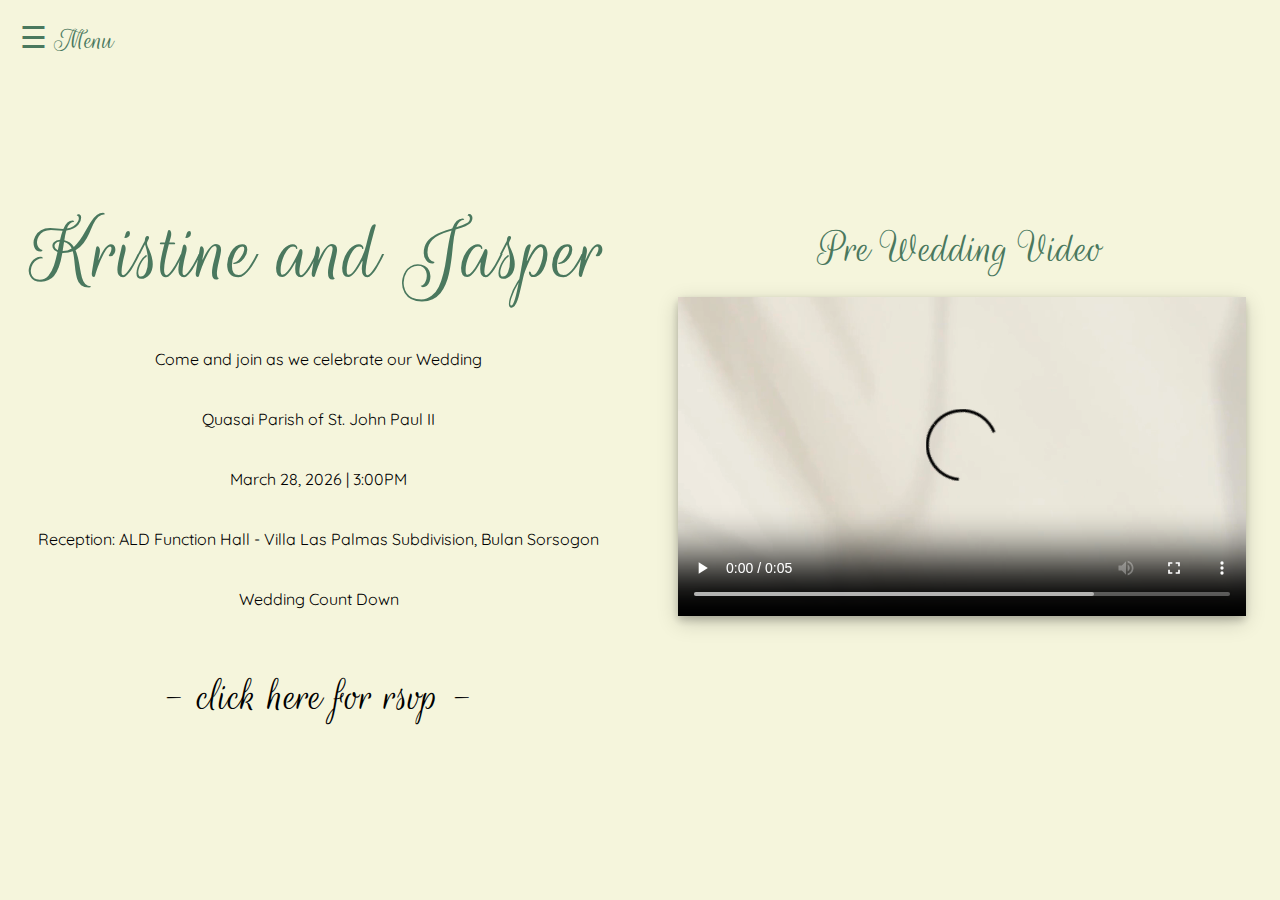
<file: index.html>
<!DOCTYPE html>
<html lang="en">

<head>
    <meta charset="UTF-8">
    <meta name="viewport" content="width=device-width, initial-scale=1.0">
    <link rel="stylesheet" type="text/css" href="stylesheet/index.css">
    <link rel="preconnect" href="https://fonts.googleapis.com">
    <link rel="preconnect" href="https://fonts.gstatic.com" crossorigin>

    <link
        href="https://fonts.googleapis.com/css2?family=Lavishly+Yours&family=Quicksand:wght@300..700&family=Rouge+Script&display=swap"
        rel="stylesheet">
    <link rel="stylesheet" href="https://cdnjs.cloudflare.com/ajax/libs/font-awesome/4.7.0/css/font-awesome.min.css">
    <title>Kristine and Jasper Wedding</title>

</head>

<body>
  
    <div class="invitation">
        <div id="myNav" class="overlay">
            <a href="javascript:void(0)" class="closebtn" onclick="closeNav()">&times;</a>
            <div class="overlay-content">
                <a href="index.html">Home</a>
                <a href="https://docs.google.com/forms/d/192xzqNTB-b5dqZkiwqngSy6YPKQJ3kmUooG41Qf8ShU/edit" alt="_blank">RSVP</a>
                <a href="OurStory.html">Our Story</a>
                <a href="church.html">Church & Event Place</a>
               
            </div>
        </div>
        <span id="menu" style="font-size:30px;cursor:pointer" onclick="openNav()">&#9776; Menu</span>
  
       

        <div class="groombride">
       <p id="name">Kristine and Jasper</p>
            <div class="paragraph">

                <p> Come and join as we celebrate our Wedding</p>
                <p>Quasai Parish of St. John Paul II</p>
                <p>March 28, 2026 | 3:00PM</p>
                <p>Reception: ALD Function Hall - Villa Las Palmas Subdivision, Bulan Sorsogon</p>
                <p>Wedding Count Down</p>
                <p id="demo"></p>


            </div>
            <div class="rsvp">
         
                   <a href="https://docs.google.com/forms/d/192xzqNTB-b5dqZkiwqngSy6YPKQJ3kmUooG41Qf8ShU/edit" target="_blank"> - click here for rsvp -</a>  


            </div>
        </div>

        <div class="wedimg">

            <div class="video">

                <h1> Pre Wedding Video </h1>
                <video width="100%" controls>
                    <source src="Jasper & Kristine.mp4" type="video/mp4">
                </video>
            </div>

        </div>
    </div>


    <script>

        function openNav() {
            document.getElementById("myNav").style.width = "100%";
        }

        function closeNav() {
            document.getElementById("myNav").style.width = "0%";
        }



        // Set the date we're counting down to
        var countDownDate = new Date("Mar 26, 2026 15:00:00").getTime();

        // Update the count down every 1 second
        var x = setInterval(function () {

            // Get today's date and time
            var now = new Date().getTime();

            // Find the distance between now and the count down date
            var distance = countDownDate - now;

            // Time calculations for days, hours, minutes and seconds
            var days = Math.floor(distance / (1000 * 60 * 60 * 24));
            var hours = Math.floor((distance % (1000 * 60 * 60 * 24)) / (1000 * 60 * 60));
            var minutes = Math.floor((distance % (1000 * 60 * 60)) / (1000 * 60));
            var seconds = Math.floor((distance % (1000 * 60)) / 1000);

            // Output the result in an element with id="demo"
            document.getElementById("demo").innerHTML =  days + " Days, " + hours + " Hours : "
                + minutes + " Minutes : " + seconds + " Seconds ";

            // If the count down is over, write some text 
            if (distance < 0) {
                clearInterval(x);
                document.getElementById("demo").innerHTML = "EXPIRED";
            }
        }, 1000);
    </script>





</body>

</html>
</file>
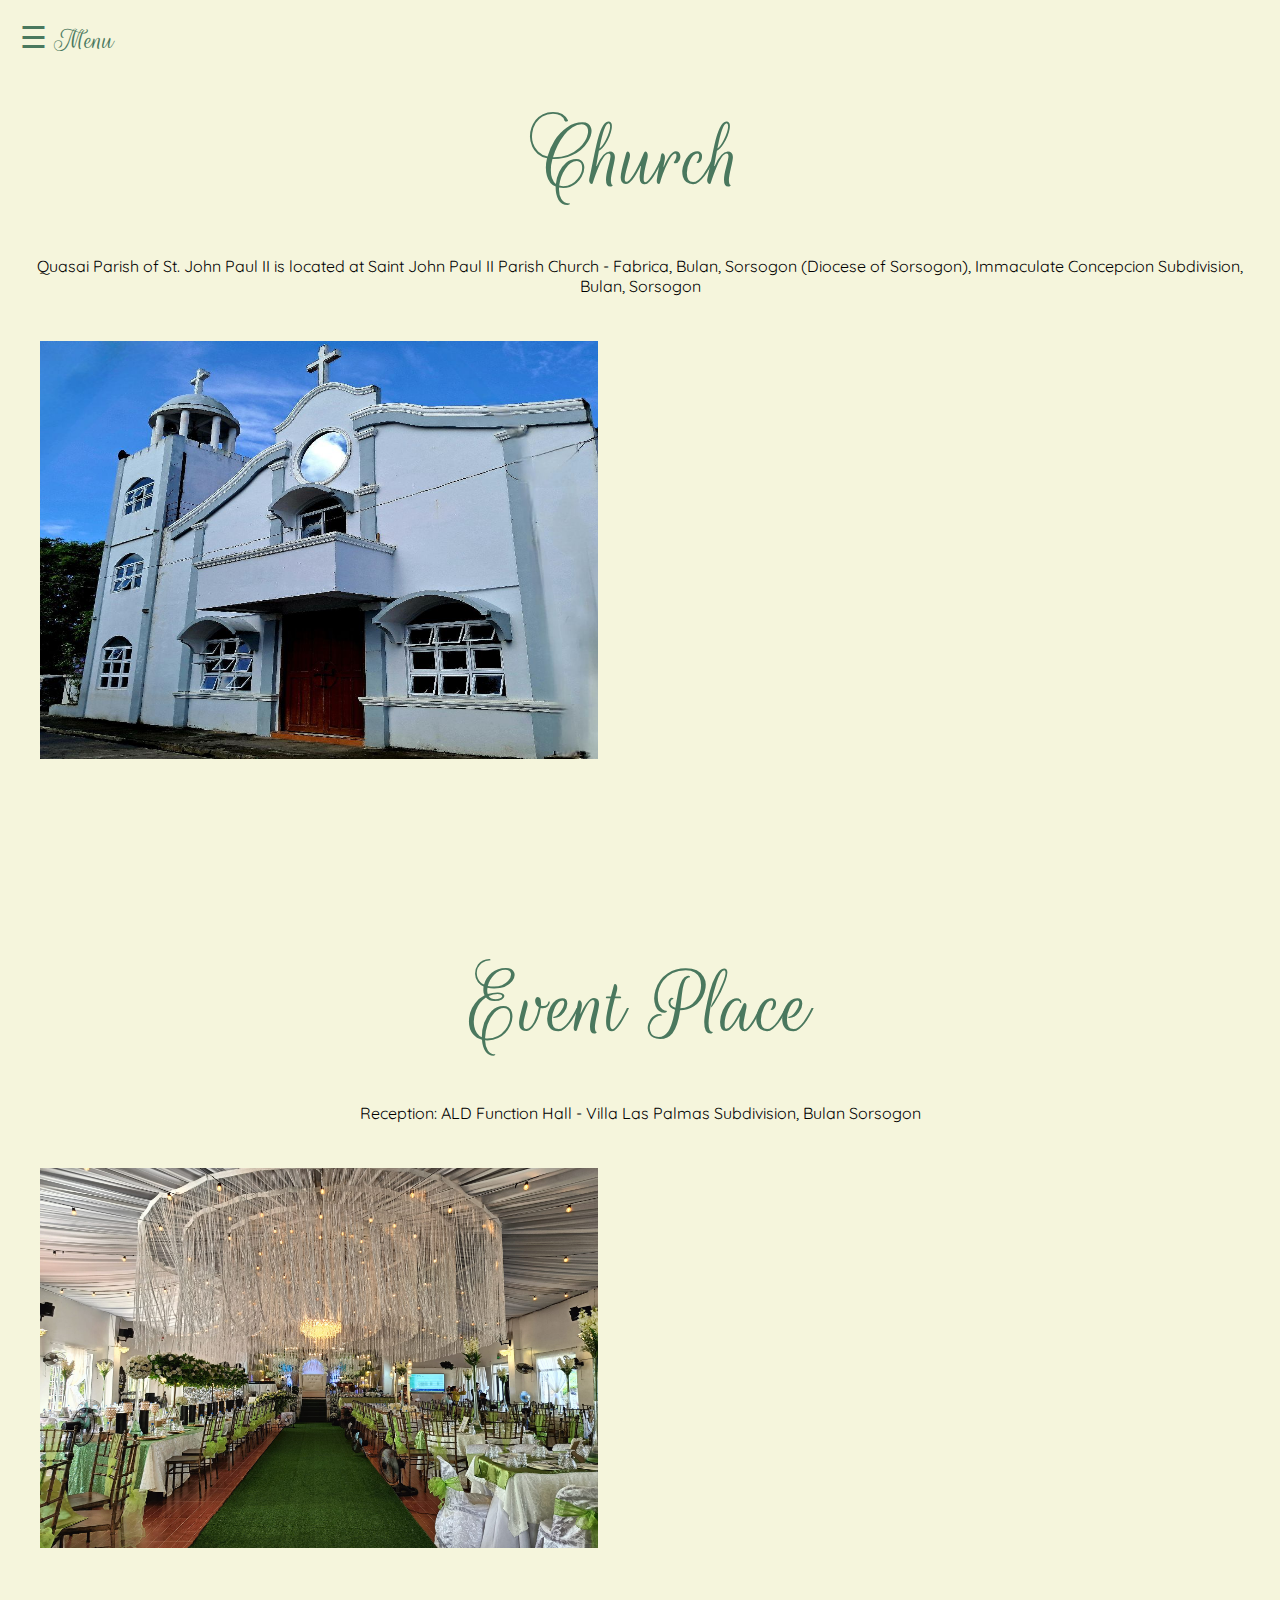
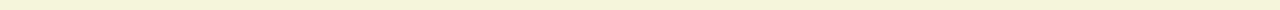
<file: church.html>
<!DOCTYPE html>
<html lang="en">

<head>
    <meta charset="UTF-8">
    <meta name="viewport" content="width=device-width, initial-scale=1.0">
    <meta name="viewport" content="width=device-width, initial-scale=1.0">
    <meta name="viewport" content="width=device-width, initial-scale=1.0">
    <link rel="stylesheet" type="text/css" href="stylesheet/church.css">
    <link rel="preconnect" href="https://fonts.googleapis.com">
    <link rel="preconnect" href="https://fonts.gstatic.com" crossorigin>

    <link
        href="https://fonts.googleapis.com/css2?family=Lavishly+Yours&family=Quicksand:wght@300..700&family=Rouge+Script&display=swap"
        rel="stylesheet">
    <link rel="stylesheet" href="https://cdnjs.cloudflare.com/ajax/libs/font-awesome/4.7.0/css/font-awesome.min.css">
    <title>Document</title>
</head>

<body>
    <div class="invitation">
        <div id="myNav" class="overlay">
            <a href="javascript:void(0)" class="closebtn" onclick="closeNav()">&times;</a>
            <div class="overlay-content">
                <a href="index.html">Home</a>
                <a href="https://docs.google.com/forms/d/192xzqNTB-b5dqZkiwqngSy6YPKQJ3kmUooG41Qf8ShU/edit"
                    alt="_blank">RSVP</a>
                <a href="OurStory.html">Our Story</a>
                <a href="church.html">Church & Event Place</a>

            </div>
        </div>
        <span id="menu" style="font-size:30px;cursor:pointer" onclick="openNav()">&#9776; Menu</span>

        <div class="wedchurch">
            <p><b>Church</b></p>
            <div>
                <p>Quasai Parish of St. John Paul II is located at Saint John Paul II Parish Church - Fabrica,
                    Bulan, Sorsogon (Diocese of Sorsogon), Immaculate Concepcion Subdivision,
                    Bulan, Sorsogon</p>
            </div>

        </div>
        <div class="imgchurch">
            <img src="quasai.jpg" style="width:100%; height: 74%;">
        </div>

        <div style="position: relative;"class="googlemap">
            <div style="position: relative; padding-bottom: 75%; height: 0; overflow: hidden;"><iframe
                    style="position: absolute; top: 0; left: 0; width: 100%; height: 100%; border:0;" loading="lazy"
                    allowfullscreen
                    src="https://maps.google.com/maps?saddr=12%C2%B041%2736.1%22N+123%C2%B054%2711.7%22E&daddr=12.662872%2C+123.884641&output=embed"></iframe>
            </div><a href="https://mapembeds.com/" rel="noopener" target="_blank"
                style="position: absolute; width: 1px; height: 1px; padding: 0; margin: -1px; overflow: hidden; clip: rect(0,0,0,0); white-space: nowrap; border: 0;">embed
                google maps</a>
        </div>

        <div class="wedevents">
            <p><b>Event Place</b></p>
        
            <div>
                <p>Reception: ALD Function Hall - Villa Las Palmas Subdivision, Bulan Sorsogon</p>
            </div>
        </div>

        <div class="imgchurch"><img src="ald2.jpg" style="width:100%; height: 90%;"></div>

        <div style="position: relative;" class="googlemap">
            <div style="position: relative; padding-bottom: 75%; height: 0; overflow: hidden;"><iframe
                    style="position: absolute; top: 0; left: 0; width: 100%; height: 90%; border:0;" loading="lazy"
                    allowfullscreen
                    src="https://maps.google.com/maps?saddr=12%C2%B041%2736.1%22N+123%C2%B054%2711.7%22E&daddr=12.669903%2C+123.881619&output=embed"></iframe>
            </div><a href="https://mapembeds.com/" rel="noopener" target="_blank"
                style="position: absolute; width: 1px; height: 1px; padding: 0; margin: -1px; overflow: hidden; clip: rect(0,0,0,0); white-space: nowrap; border: 0;">embed
                google maps</a>
        </div>



    </div>
    <script>

        function openNav() {
            document.getElementById("myNav").style.width = "100%";
        }

        function closeNav() {
            document.getElementById("myNav").style.width = "0%";
        }
    </script>
</body>

</html>
</file>
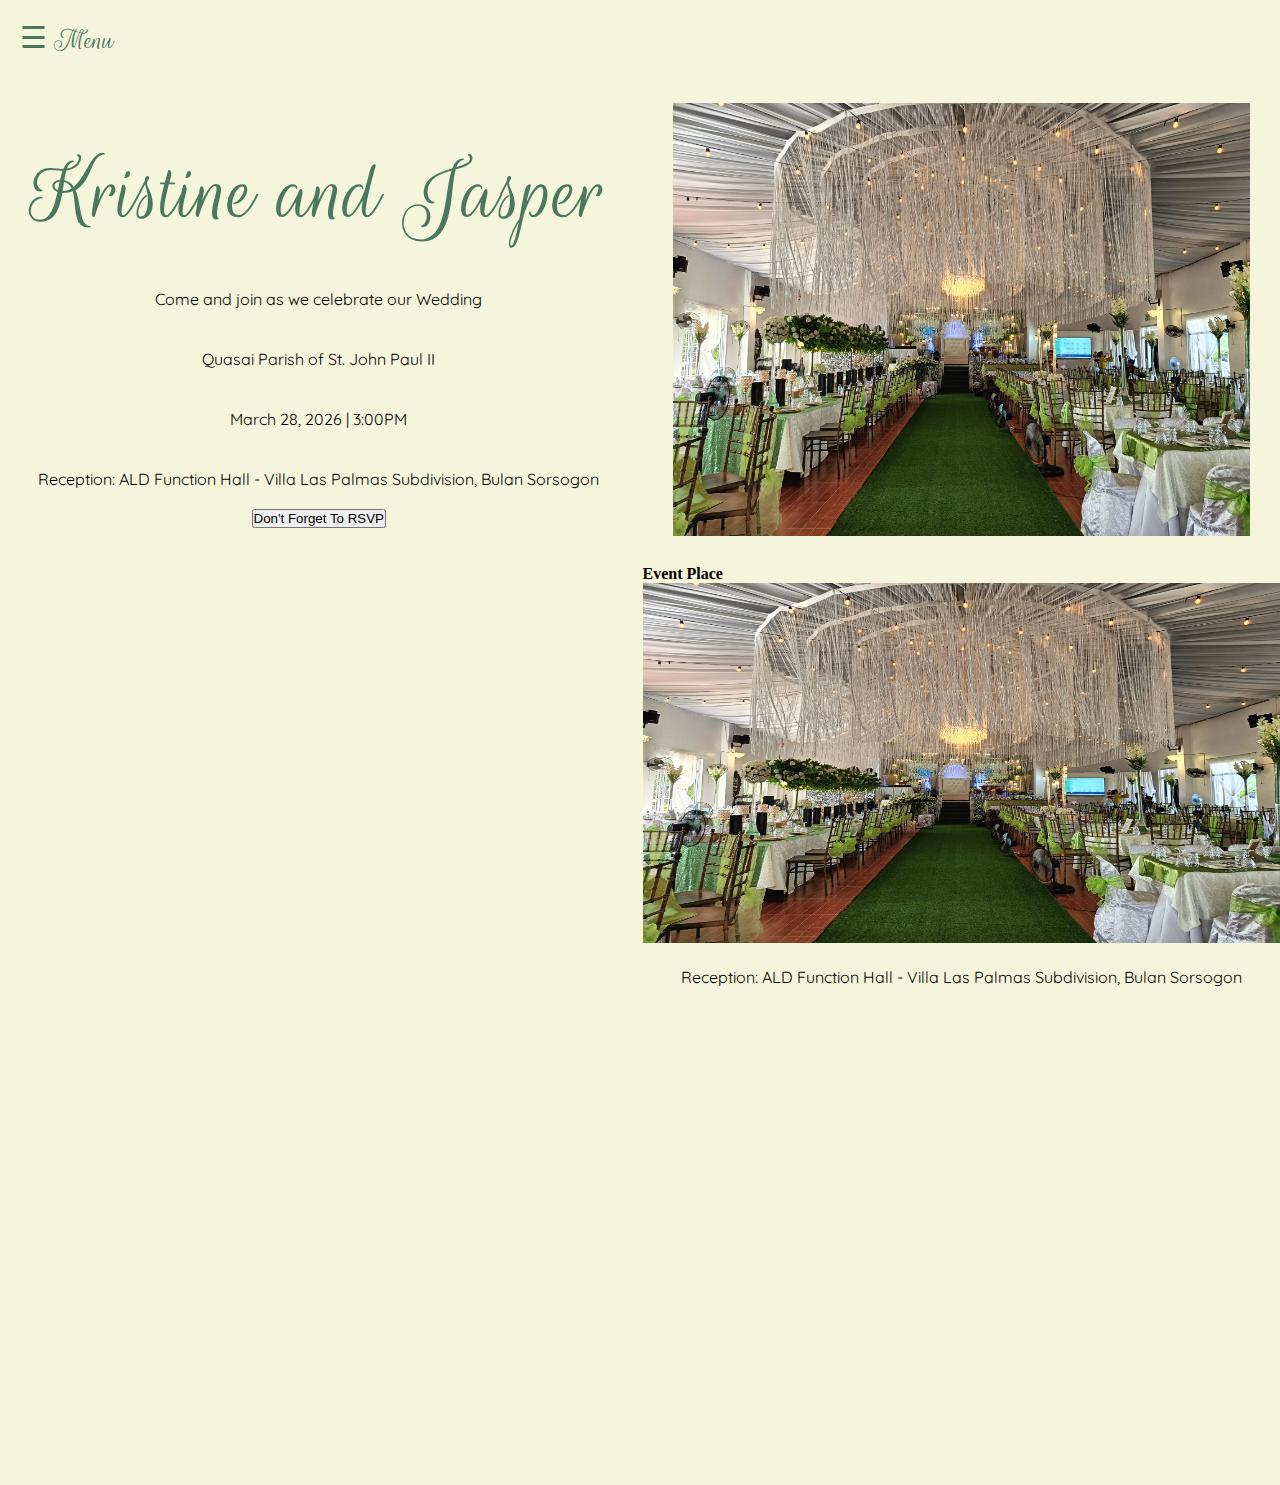
<file: eventplace.html>
<!DOCTYPE html>
<html lang="en">

<head>
    <meta charset="UTF-8">
    <meta name="viewport" content="width=device-width, initial-scale=1.0">
    <meta name="viewport" content="width=device-width, initial-scale=1.0">
    <meta name="viewport" content="width=device-width, initial-scale=1.0">
    <link rel="stylesheet" type="text/css" href="stylesheet/index.css">
    <link rel="preconnect" href="https://fonts.googleapis.com">
    <link rel="preconnect" href="https://fonts.gstatic.com" crossorigin>

    <link
        href="https://fonts.googleapis.com/css2?family=Lavishly+Yours&family=Quicksand:wght@300..700&family=Rouge+Script&display=swap"
        rel="stylesheet">
    <link rel="stylesheet" href="https://cdnjs.cloudflare.com/ajax/libs/font-awesome/4.7.0/css/font-awesome.min.css">
    <title>Document</title>
</head>

<body>
    <div class="invitation">
        <div id="myNav" class="overlay">
            <a href="javascript:void(0)" class="closebtn" onclick="closeNav()">&times;</a>
            <div class="overlay-content">
                <a href="index.html">Home</a>
                <a href="preweddingvid.html">Pre Wedding Video</a>
                <a href="OurStory.html">Our Story</a>
                <a href="church.html">Church</a>
                <a href="eventplace.html">Event Place</a>
            </div>
        </div>
        <span id="menu" style="font-size:30px;cursor:pointer" onclick="openNav()">&#9776; Menu</span>

        <div class="groombride">
            <p id="name">Kristine and Jasper</p>
            <div class="paragraph">

                <p> Come and join as we celebrate our Wedding</p>
                <p>Quasai Parish of St. John Paul II</p>
                <p>March 28, 2026 | 3:00PM</p>
                <p>Reception: ALD Function Hall - Villa Las Palmas Subdivision, Bulan Sorsogon</p>

            </div>
            <div class="rsvp">
                <button>Don't Forget To RSVP</button>
            </div>
        </div>

        <div class="wedimg">

            <div class="mySlides fade">
                <!--<div class="numbertext">1 / 3</div> -->
                <img src="ald2.jpg" style="width:100%">
                <!--  <div class="text">Caption Text</div> -->
            </div>

            <div class="mySlides fade">
                <!--   <div class="numbertext">2 / 3</div>-->
                <img src="jasper and tine.jpg" style="width:100%">
                <!--   <div class="text">Caption Two</div> -->
            </div>

            <div class="mySlides fade">
                <!-- <div class="numbertext">3 / 3</div>-->
                <img src="quasai.jpg" style="width:100%">
                <!-- <div class="text">Caption Three</div> -->
            </div>

        </div>
        <br>

        <div style="text-align:center">
            <span class="dot"></span>
            <span class="dot"></span>
            <span class="dot"></span>
        </div>
        <div class="story">
            <div class="wedevents">
                <div id="event"><b>Event Place</b></div>
                <div id="pic"><img src="ald2.jpg" style="height:40vh; width:100%"></div>
                <div>
                    <p>Reception: ALD Function Hall - Villa Las Palmas Subdivision, Bulan Sorsogon</p>
                </div>
            </div>
            <div style="position: relative;">
                <div style="position: relative; padding-bottom: 75%; height: 0; overflow: hidden;"><iframe
                        style="position: absolute; top: 0; left: 0; width: 100%; height: 60%; border:0;" loading="lazy"
                        allowfullscreen
                        src="https://maps.google.com/maps?saddr=12%C2%B041%2736.1%22N+123%C2%B054%2711.7%22E&daddr=12.669903%2C+123.881619&output=embed"></iframe>
                </div><a href="https://mapembeds.com/" rel="noopener" target="_blank"
                    style="position: absolute; width: 1px; height: 1px; padding: 0; margin: -1px; overflow: hidden; clip: rect(0,0,0,0); white-space: nowrap; border: 0;">embed
                    google maps</a>
            </div>
        </div>
    </div>

    <script>
        let slideIndex = 0;
        showSlides();

        function showSlides() {
            let i;
            let slides = document.getElementsByClassName("mySlides");
            let dots = document.getElementsByClassName("dot");
            for (i = 0; i < slides.length; i++) {
                slides[i].style.display = "none";
            }
            slideIndex++;
            if (slideIndex > slides.length) { slideIndex = 1 }
            for (i = 0; i < dots.length; i++) {
                dots[i].className = dots[i].className.replace(" active", "");
            }
            slides[slideIndex - 1].style.display = "block";
            dots[slideIndex - 1].className += " active";
            setTimeout(showSlides, 5000); // Change image every 2 seconds
        }
        function openNav() {
            document.getElementById("myNav").style.width = "100%";
        }

        function closeNav() {
            document.getElementById("myNav").style.width = "0%";
        }
    </script>
</body>

</html>
</file>
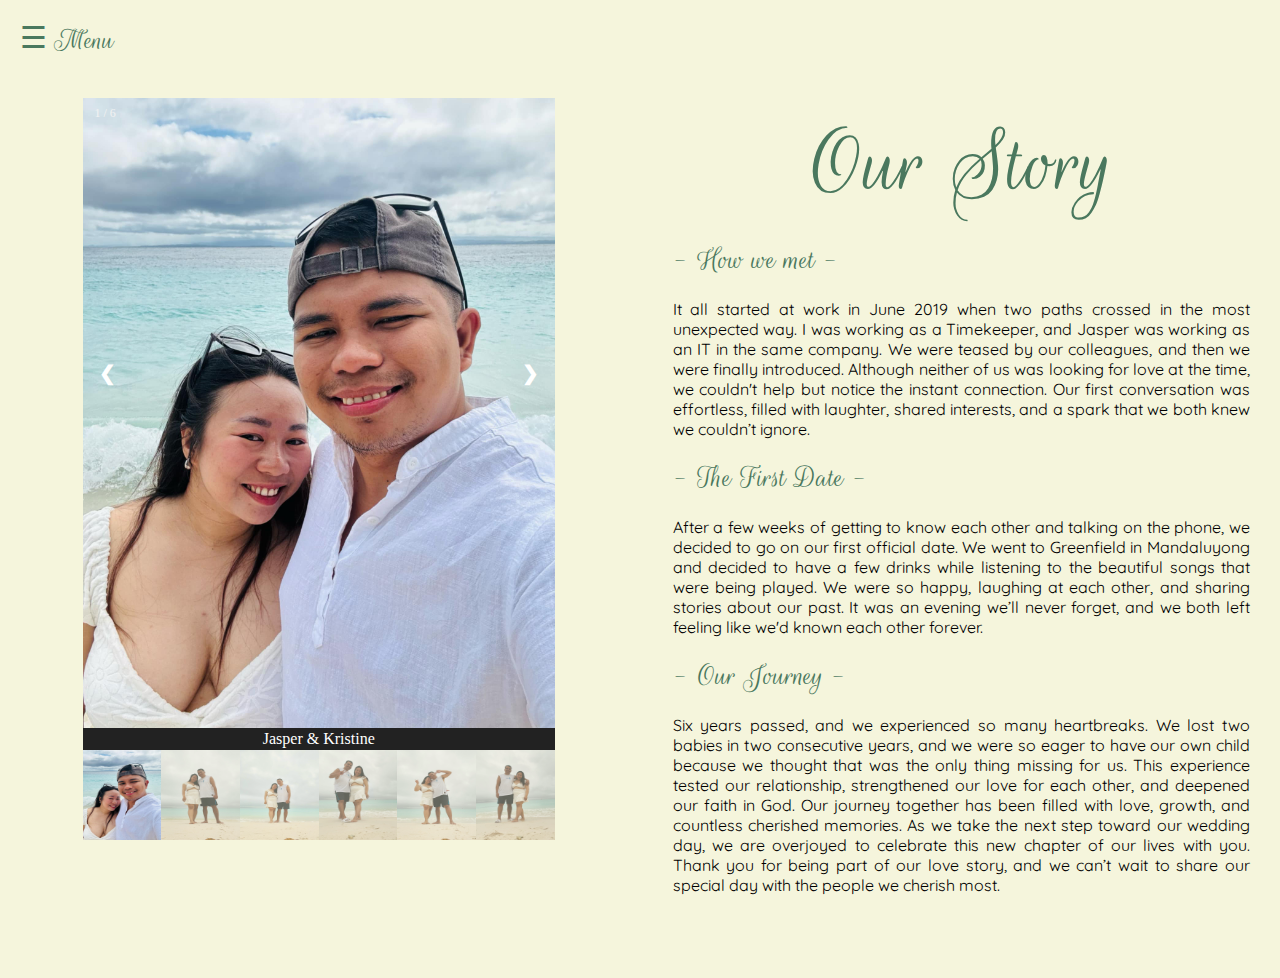
<file: OurStory.html>
<!DOCTYPE html>
<html lang="en">

<head>
    <meta charset="UTF-8">
    <meta name="viewport" content="width=device-width, initial-scale=1.0">
    <link rel="stylesheet" type="text/css" href="stylesheet/OurStory.css">
    <link rel="preconnect" href="https://fonts.googleapis.com">
    <link rel="preconnect" href="https://fonts.gstatic.com" crossorigin>

    <link
        href="https://fonts.googleapis.com/css2?family=Lavishly+Yours&family=Quicksand:wght@300..700&family=Rouge+Script&display=swap"
        rel="stylesheet">
    <link rel="stylesheet" href="https://cdnjs.cloudflare.com/ajax/libs/font-awesome/4.7.0/css/font-awesome.min.css">
    <title>Our Story</title>
</head>

<body>

    <div id="myNav" class="overlay">
        <a href="javascript:void(0)" class="closebtn" onclick="closeNav()">&times;</a>
        <div class="overlay-content">
            <a href="index.html">Home</a>
            <a href="https://docs.google.com/forms/d/192xzqNTB-b5dqZkiwqngSy6YPKQJ3kmUooG41Qf8ShU/edit" alt="_blank">RSVP</a>
            <a href="OurStory.html">Our Story</a>
            <a href="church.html">Church & Event Place</a>
            
        </div>
    </div>
    <span id="menu" style="font-size:30px;cursor:pointer" onclick="openNav()">&#9776; Menu</span>
    <div class="invitation">
        <div class="wedimg">

            <!-- Container for the image gallery -->
            <div class="container">

                <!-- Full-width images with number text -->
                <div class="mySlides">
                    <div class="numbertext">1 / 6</div>
                    <img src="jt8.jpg" style="width: 100%">
                </div>

                <div class="mySlides">
                    <div class="numbertext">2 / 6</div>
                    <img src="jt7.jpg" style="width: 100%">
                </div>

                <div class="mySlides">
                    <div class="numbertext">3 / 6</div>
                    <img src="jt6.jpg" style="width: 100%">
                </div>

                <div class="mySlides">
                    <div class="numbertext">4 / 6</div>
                    <img src="jt5.jpg" style="width: 100%">
                </div>

                <div class="mySlides">
                    <div class="numbertext">5 / 6</div>
                    <img src="jt4.jpg" style="width: 100%">
                </div>

                <div class="mySlides">
                    <div class="numbertext">6 / 6</div>
                    <img src="jt3.jpg" style="width: 100%">
                </div>

                <!-- Next and previous buttons -->
                <a class="prev" onclick="plusSlides(-1)">&#10094;</a>
                <a class="next" onclick="plusSlides(1)">&#10095;</a>

                <!-- Image text -->
                <div class="caption-container">
                    <p id="caption"></p>
                </div>

                <!-- Thumbnail images -->
                <div class="row">
                    <div class="column">
                        <img class="demo cursor" src="jt8.jpg" onclick="currentSlide(1)" alt="Jasper & Kristine"
                            style="width: 100%">
                    </div>
                    <div class="column">
                        <img class="demo cursor" src="jt7.jpg" onclick="currentSlide(2)" alt="Jasper & Kristine"
                            style="width: 100%">
                    </div>
                    <div class="column">
                        <img class="demo cursor" src="jt6.jpg" onclick="currentSlide(3)" alt="Jasper & Kristine"
                            style="width: 100%">
                    </div>
                    <div class="column">
                        <img class="demo cursor" src="jt5.jpg" onclick="currentSlide(4)" alt="Jasper & Kristine"
                            style="width: 100%">
                    </div>
                    <div class="column">
                        <img class="demo cursor" src="jt4.jpg" onclick="currentSlide(5)" alt="Jasper & Kristine"
                            style="width: 100%">
                    </div>
                    <div class="column">
                        <img class="demo cursor" src="jt3.jpg" onclick="currentSlide(6)" alt="Jasper & Kristine"
                            style="width: 100%">
                    </div>
                </div>
            </div>
        </div>


        <div class="story">
            <div class="storyhead">
                <h1>Our Story </h1>

                <ul>
                    <b>- How we met - </b>

                    <p>
                        It all started at work in June 2019 when two paths crossed in the most unexpected way. I was
                        working
                        as a Timekeeper,
                        and Jasper was working as an IT in the same company. We were teased by our colleagues,
                        and then we were
                        finally introduced. Although neither of us was looking for love at the time, we couldn't
                        help
                        but
                        notice the instant
                        connection. Our first conversation was effortless, filled with laughter, shared interests,
                        and a
                        spark that we both knew
                        we couldn’t
                        ignore.

                    </p>

                </ul>
                <ul>
                    <b>- The First Date -</b>
                    <p>
                        After a few weeks of getting to know each other and talking on the phone, we decided to go
                        on
                        our
                        first official date.
                        We went to Greenfield in Mandaluyong and decided to have a few drinks while listening to the
                        beautiful songs that were
                        being played. We were so happy, laughing at each other, and sharing stories about our past.
                        It
                        was
                        an evening we’ll
                        never forget, and we both left feeling like we'd known each other forever.
                    </p>

                </ul>
                <ul>
                    <b>- Our Journey -</b>
                    <p>

                        Six years passed, and we experienced so many heartbreaks. We lost two babies in two
                        consecutive
                        years, and we were so
                        eager to have our own child because we thought that was the only thing missing for us. This
                        experience tested our
                        relationship, strengthened our love for each other, and deepened our faith in God.

                        Our journey together has been filled with love, growth, and countless cherished memories. As
                        we
                        take
                        the next step
                        toward our wedding day, we are overjoyed to celebrate this new chapter of our lives with
                        you.
                        Thank
                        you for being part
                        of our love story, and we can’t wait to share our special day with the people we cherish
                        most.

                    </p>
                </ul>
            </div>
        </div>
    </div>
 



    <script>
        let slideIndex = 1;
        showSlides(slideIndex);

        // Next/previous controls
        function plusSlides(n) {
            showSlides(slideIndex += n);
        }

        // Thumbnail image controls
        function currentSlide(n) {
            showSlides(slideIndex = n);
        }

        function showSlides(n) {
            let i;
            let slides = document.getElementsByClassName("mySlides");
            let dots = document.getElementsByClassName("demo");
            let captionText = document.getElementById("caption");
            if (n > slides.length) { slideIndex = 1 }
            if (n < 1) { slideIndex = slides.length }
            for (i = 0; i < slides.length; i++) {
                slides[i].style.display = "none";
            }
            for (i = 0; i < dots.length; i++) {
                dots[i].className = dots[i].className.replace(" active", "");
            }
            slides[slideIndex - 1].style.display = "block";
            dots[slideIndex - 1].className += " active";
            captionText.innerHTML = dots[slideIndex - 1].alt;
        }

        function openNav() {
            document.getElementById("myNav").style.width = "100%";
        }

        function closeNav() {
            document.getElementById("myNav").style.width = "0%";
        }
    </script>
</body>

</html>
</file>
<file: stylesheet/index.css>
* {
  margin: 0;
  padding: 0;
  box-sizing: border-box;


}

body {
  background-color: beige;

}

/* main container */
.invitation {

  display: grid;
  grid-template-columns: 1fr 1fr;
  grid-template-rows: 1fr 1fr 1fr;


  gap: 5px;

  width: 100%;
  height: 100vh;
}


#menu {
  font-family: "Rouge Script", cursive;
  font-weight: 400;
  font-style: normal;
  font-size: 6rem;
  color: rgb(74, 120, 94);
  padding: 20px;
}

.overlay {
  height: 100%;
  width: 0;
  position: fixed;
  z-index: 1;
  top: 0;
  left: 0;
  background-color: rgb(0, 0, 0);
  background-color: rgba(0, 0, 0, 0.9);
  overflow-x: hidden;
  transition: 0.5s;
}

.overlay-content {
  position: relative;
  top: 25%;
  width: 100%;
  text-align: center;
  margin-top: 30px;
}

.overlay a {
  padding: 8px;
  text-decoration: none;
  font-size: 36px;
  color: #818181;
  display: block;
  transition: 0.3s;
}

.overlay a:hover,
.overlay a:focus {
  color: #f1f1f1;
}

.overlay .closebtn {
  position: absolute;
  top: 20px;
  right: 45px;
  font-size: 60px;
}

.groombride {
  grid-row-start: 2;
  grid-column-start: -3;

  display: flex;
  flex-direction: column;
  align-items: center;
  justify-content: center;

}

#name {

  font-family: "Rouge Script", cursive;
  font-weight: 400;
  font-style: normal;
  font-size: 6rem;
  color: rgb(74, 120, 94);
  padding: 20px;
}

p {
  padding: 20px;
  text-align: center;
  font-family: "Quicksand", sans-serif;
  font-optical-sizing: auto;
  font-style: normal;
}

#demo {
  font-weight: bold;
  font-size: 1rem;
  color: #117f56;
}

.rsvp {
  border: none;
}

.rsvp>a {
  text-decoration: none;
  text-align: center;
  font-family: "Rouge Script", cursive;
  font-weight: 400;
  font-style: normal;
  font-size: 3rem;
  color: black;
  padding: 20px;

}

.wedimg {
  grid-column-start: -2;
  grid-row-start: 2;


  width: 100%;
  padding: 20px 30px;
}

.video {

  width: 100%;
  height: auto;
  padding: 5px;

}

.video>h1 {
  text-align: center;
  font-family: "Rouge Script", cursive;
  font-weight: 400;
  font-style: normal;
  font-size: 3rem;
  color: rgb(74, 120, 94);
  padding: 20px;
}

video {
  box-shadow: 0 4px 8px 0 rgba(0, 0, 0, 0.2), 0 6px 20px 0 rgba(0, 0, 0, 0.19);
}

@media only screen and (max-width: 1024px) {
  .invitation {
    display: flex;
    flex-direction: column;
  }

  #menu {
    display: inline-block;
    font-family: "Rouge Script", cursive;
    font-weight: 400;
    font-style: normal;
    font-size: 6rem;
    color: rgb(74, 120, 94);
    padding: 20px;
  }

  .overlay {

    height: 100%;
    width: 0;
    position: fixed;
    z-index: 1;
    top: 0;
    left: 0;
    background-color: rgb(0, 0, 0);
    background-color: rgba(0, 0, 0, 0.9);
    overflow-x: hidden;
    transition: 0.5s;
  }

  .overlay-content {
    position: relative;
    top: 25%;
    width: 100%;
    text-align: center;
    margin-top: 30px;
  }

  .overlay a {
    padding: 8px;
    text-decoration: none;
    font-size: 36px;
    color: #818181;
    display: block;
    transition: 0.3s;
  }

  .overlay a:hover,
  .overlay a:focus {
    color: #f1f1f1;
  }

  .overlay .closebtn {
    position: absolute;
    top: 20px;
    right: 45px;
    font-size: 60px;
  }


  video {
    box-shadow: 0 4px 8px 0 rgba(0, 0, 0, 0.2), 0 6px 20px 0 rgba(0, 0, 0, 0.19);
  }

  .video {

    width: 100%;
    height: auto;
  }

  .video>h1 {
    text-align: center;
    font-family: "Rouge Script", cursive;
    font-weight: 400;
    font-style: normal;
    font-size: 3rem;
    color: rgb(74, 120, 94);
    padding: 20px;
  }
}
</file>
<file: stylesheet/church.css>
* {
  margin: 0;
  padding: 0;
  box-sizing: border-box;


}

body {
  background-color: beige;
}

/* main container */
.invitation {

  display: grid;
  grid-template-columns: 1fr 1fr;
  grid-template-rows: 1fr 1fr;
  gap:5px;

  width: 100%;
  height: 100vh;
}

#menu {
  grid-column: 1/3;
  font-family: "Rouge Script", cursive;
  font-weight: 400;
  font-style: normal;
  font-size: 6rem;
  color: rgb(74, 120, 94);
  padding: 20px;
}

.overlay {
  height: 100%;
  width: 0;
  position: fixed;
  z-index: 1;
  top: 0;
  left: 0;
  background-color: rgb(0, 0, 0);
  background-color: rgba(0, 0, 0, 0.9);
  overflow-x: hidden;
  transition: 0.5s;
}

.overlay-content {
  position: relative;
  top: 25%;
  width: 100%;
  text-align: center;
  margin-top: 30px;
}

.overlay a {
  padding: 8px;
  text-decoration: none;
  font-size: 36px;
  color: #818181;
  display: block;
  transition: 0.3s;
}

.overlay a:hover,
.overlay a:focus {
  color: #f1f1f1;
}

.overlay .closebtn {
  position: absolute;
  top: 20px;
  right: 45px;
  font-size: 60px;
}

.wedchurch {
  grid-column: 1/3;
  grid-row: 2/3;

  width: 100%;
}
.imgchurch, .googlemap  {
  padding: 20px 40px;

}

p>b {
  text-align: center;
  font-family: "Rouge Script", cursive;
  font-weight: 400;
  font-style: normal;
  font-size: 6rem;
  color: rgb(74, 120, 94);
  padding: 20px;
}

p {
  text-align: center;
  padding: 20px;
  font-family: "Quicksand", sans-serif;
  font-optical-sizing: auto;
  font-style: normal;
}
.wedevents{
  grid-column: 1/3;
  grid-row:4;

  width: 100%;
}



@media only screen and (max-width: 1024px) {
.invitation{
  display: flex;
  flex-direction: column;
  justify-items: center;
}

  #menu {
    font-family: "Rouge Script", cursive;
    font-weight: 400;
    font-style: normal;
    font-size: 6rem;
    color: rgb(74, 120, 94);
    padding: 20px;
  }

  .overlay {

    height: 100%;
    width: 0;
    position: fixed;
    z-index: 1;
    top: 0;
    left: 0;
    background-color: rgb(0, 0, 0);
    background-color: rgba(0, 0, 0, 0.9);
    overflow-x: hidden;
    transition: 0.5s;
  }

  .overlay-content {
    position: relative;
    top: 25%;
    width: 100%;
    text-align: center;
    margin-top: 30px;
  }

  .overlay a {
    padding: 8px;
    text-decoration: none;
    font-size: 36px;
    color: #818181;
    display: block;
    transition: 0.3s;
  }

  .overlay a:hover,
  .overlay a:focus {
    color: #f1f1f1;
  }

  .overlay .closebtn {
    position: absolute;
    top: 20px;
    right: 45px;
    font-size: 60px;
  }


}
</file>
<file: stylesheet/OurStory.css>
* {
    margin: 0;
    padding: 0;
    box-sizing: border-box;


}

body {
    background-color: beige;
}

/* main container */
.invitation {

    display: grid;
    grid-template-columns: 1fr 1fr;
    grid-template-rows: 1fr 1fr;
    gap: 5px;

    width: 100%;
    height: 100vh;
}

#menu {
    display: inline-block;
    font-family: "Rouge Script", cursive;
    font-weight: 400;
    font-style: normal;
    font-size: 6rem;
    color: rgb(74, 120, 94);
    padding: 20px;
}

.overlay {
    height: 100%;
    width: 0;
    position: fixed;
    z-index: 1;
    top: 0;
    left: 0;
    background-color: rgb(0, 0, 0);
    background-color: rgba(0, 0, 0, 0.9);
    overflow-x: hidden;
    transition: 0.5s;
}

.overlay-content {
    position: relative;
    top: 25%;
    width: 100%;
    text-align: center;
    margin-top: 30px;
}

.overlay a {
    padding: 8px;
    text-decoration: none;
    font-size: 36px;
    color: #818181;
    display: block;
    transition: 0.3s;
}

.overlay a:hover,
.overlay a:focus {
    color: #f1f1f1;
}

.overlay .closebtn {
    position: absolute;
    top: 20px;
    right: 45px;
    font-size: 60px;
}

.wedimg {
    grid-column-start: 1;
    grid-row-start: 1;
    justify-items: center;

    width: 100%;
    padding: 20px 30px;
}

/* slide image */
.mySlides>img {
    height: 70vh;
    width: 100%;

}

.column>img {
    width: 100%;
    height: 10vh;
}


img {
    vertical-align: middle;
}

/* Position the image container (needed to position the left and right arrows) */
.container {
    position: relative;
}

/* Hide the images by default */
.mySlides {
    display: none;
}

/* Add a pointer when hovering over the thumbnail images */
.cursor {
    cursor: pointer;
}

/* Next & previous buttons */
.prev,
.next {
    cursor: pointer;
    position: absolute;
    top: 40%;
    width: auto;
    padding: 16px;
    margin-top: -50px;
    color: white;
    font-weight: bold;
    font-size: 20px;
    border-radius: 0 3px 3px 0;
    user-select: none;
    -webkit-user-select: none;
}

/* Position the "next button" to the right */
.next {
    right: 0;
    border-radius: 3px 0 0 3px;
}

/* On hover, add a black background color with a little bit see-through */
.prev:hover,
.next:hover {
    background-color: rgba(0, 0, 0, 0.8);
}

/* Number text (1/3 etc) */
.numbertext {
    color: #f2f2f2;
    font-size: 12px;
    padding: 8px 12px;
    position: absolute;
    top: 0;
}

/* Container for image text */
.caption-container {
    text-align: center;
    background-color: #222;
    padding: 2px 16px;
    color: white;
}

.row:after {
    content: "";
    display: table;
    clear: both;
}

/* Six columns side by side */
.column {
    float: left;
    width: 16.66%;
}

/* Add a transparency effect for thumnbail images */
.demo {
    opacity: 0.6;
}

.active,
.demo:hover {
    opacity: 1;
}

.story {
    grid-column-start: 2;
    display: flex;
    flex-direction: column;
    flex-wrap: nowrap;
    padding: 10px;
    width: 100%;

}

.storyhead>h1 {

    text-align: center;
    font-family: "Rouge Script", cursive;
    font-weight: 400;
    font-style: normal;
    font-size: 6rem;
    color: rgb(74, 120, 94);
    padding: 20px;

}


.storyhead>p {
    text-align: justify;
    padding: 20px;
    font-family: "Quicksand", sans-serif;
    font-optical-sizing: auto;
    font-style: normal;
}

ul {
    justify-items: center;
}

ul>p {
    text-align: justify;
    padding: 20px;
    font-family: "Quicksand", sans-serif;
    font-optical-sizing: auto;
    font-style: normal;
}

ul>b {
    text-align: center;
    font-family: "Rouge Script", cursive;
    font-weight: 400;
    font-style: normal;
    font-size: 2rem;
    color: rgb(74, 120, 94);
    padding: 20px;
}



@media only screen and (max-width: 1024px) {
    .invitation {
        display: flex;
        flex-direction: column;
        justify-items: center;
    }

    #menu {
        font-family: "Rouge Script", cursive;
        font-weight: 400;
        font-style: normal;
        font-size: 6rem;
        color: rgb(74, 120, 94);
        padding: 20px;
    }

    .overlay {

        height: 100%;
        width: 0;
        position: fixed;
        z-index: 1;
        top: 0;
        left: 0;
        background-color: rgb(0, 0, 0);
        background-color: rgba(0, 0, 0, 0.9);
        overflow-x: hidden;
        transition: 0.5s;
    }

    .overlay-content {
        position: relative;
        top: 25%;
        width: 100%;
        text-align: center;
        margin-top: 30px;
    }

    .overlay a {
        padding: 8px;
        text-decoration: none;
        font-size: 36px;
        color: #818181;
        display: block;
        transition: 0.3s;
    }

    .overlay a:hover,
    .overlay a:focus {
        color: #f1f1f1;
    }

    .overlay .closebtn {
        position: absolute;
        top: 20px;
        right: 45px;
        font-size: 60px;
    }

    .mySlides>img {
        height: 50vh;
    }

    .story {
        display: flex;
        flex-direction: column;
        flex-wrap: nowrap;
        padding: 10px;
        width: 100%;

    }


    .storyhead {
        justify-items: center;
        padding: 10px;
    }

    .storyhead>h1 {

        text-align: center;
        font-family: "Rouge Script", cursive;
        font-weight: 400;
        font-style: normal;
        font-size: 6rem;
        color: rgb(74, 120, 94);
        padding: 20px;

    }


    .storyhead>p {
        text-align: justify;
        padding: 20px;
        font-family: "Quicksand", sans-serif;
        font-optical-sizing: auto;
        font-style: normal;
    }

    ul {
        justify-items: center;
    }

    ul>p {
        text-align: justify;
        padding: 20px;
        font-family: "Quicksand", sans-serif;
        font-optical-sizing: auto;
        font-style: normal;
    }

    ul>b {
        text-align: center;
        font-family: "Rouge Script", cursive;
        font-weight: 400;
        font-style: normal;
        font-size: 2rem;
        color: rgb(74, 120, 94);
        padding: 20px;
    }



}
</file>
